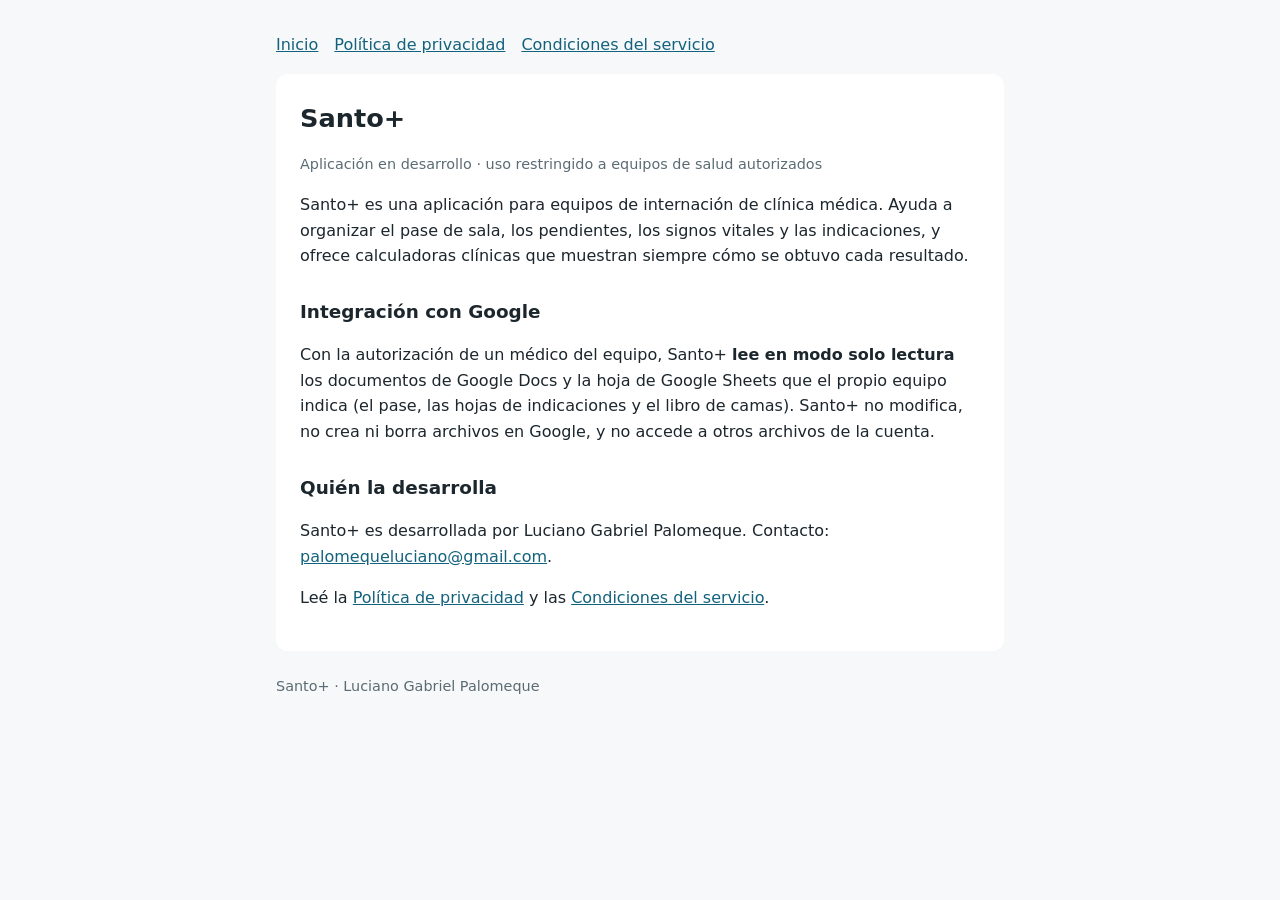
<file: index.html>
<!doctype html>
<html lang="es">
<head>
<meta charset="utf-8">
<meta name="viewport" content="width=device-width, initial-scale=1">
<title>Santo+</title>
<meta name="description" content="Santo+: herramienta para equipos de internación de clínica médica.">
<link rel="stylesheet" href="estilo.css">
</head>
<body>
<main>
<nav><a href="index.html">Inicio</a><a href="privacidad.html">Política de privacidad</a><a href="terminos.html">Condiciones del servicio</a></nav>
<article>
<h1>Santo+</h1>
<p class="fecha">Aplicación en desarrollo · uso restringido a equipos de salud autorizados</p>

<p>Santo+ es una aplicación para equipos de internación de clínica médica. Ayuda a organizar el
pase de sala, los pendientes, los signos vitales y las indicaciones, y ofrece calculadoras clínicas
que muestran siempre cómo se obtuvo cada resultado.</p>

<h2>Integración con Google</h2>
<p>Con la autorización de un médico del equipo, Santo+ <strong>lee en modo solo lectura</strong> los
documentos de Google Docs y la hoja de Google Sheets que el propio equipo indica (el pase, las hojas
de indicaciones y el libro de camas). Santo+ no modifica, no crea ni borra archivos en Google, y no
accede a otros archivos de la cuenta.</p>

<h2>Quién la desarrolla</h2>
<p>Santo+ es desarrollada por Luciano Gabriel Palomeque. Contacto:
<a href="mailto:palomequeluciano@gmail.com">palomequeluciano@gmail.com</a>.</p>

<p>Leé la <a href="privacidad.html">Política de privacidad</a> y las
<a href="terminos.html">Condiciones del servicio</a>.</p>
</article>
<footer>Santo+ · Luciano Gabriel Palomeque</footer>
</main>
</body>
</html>
</file>
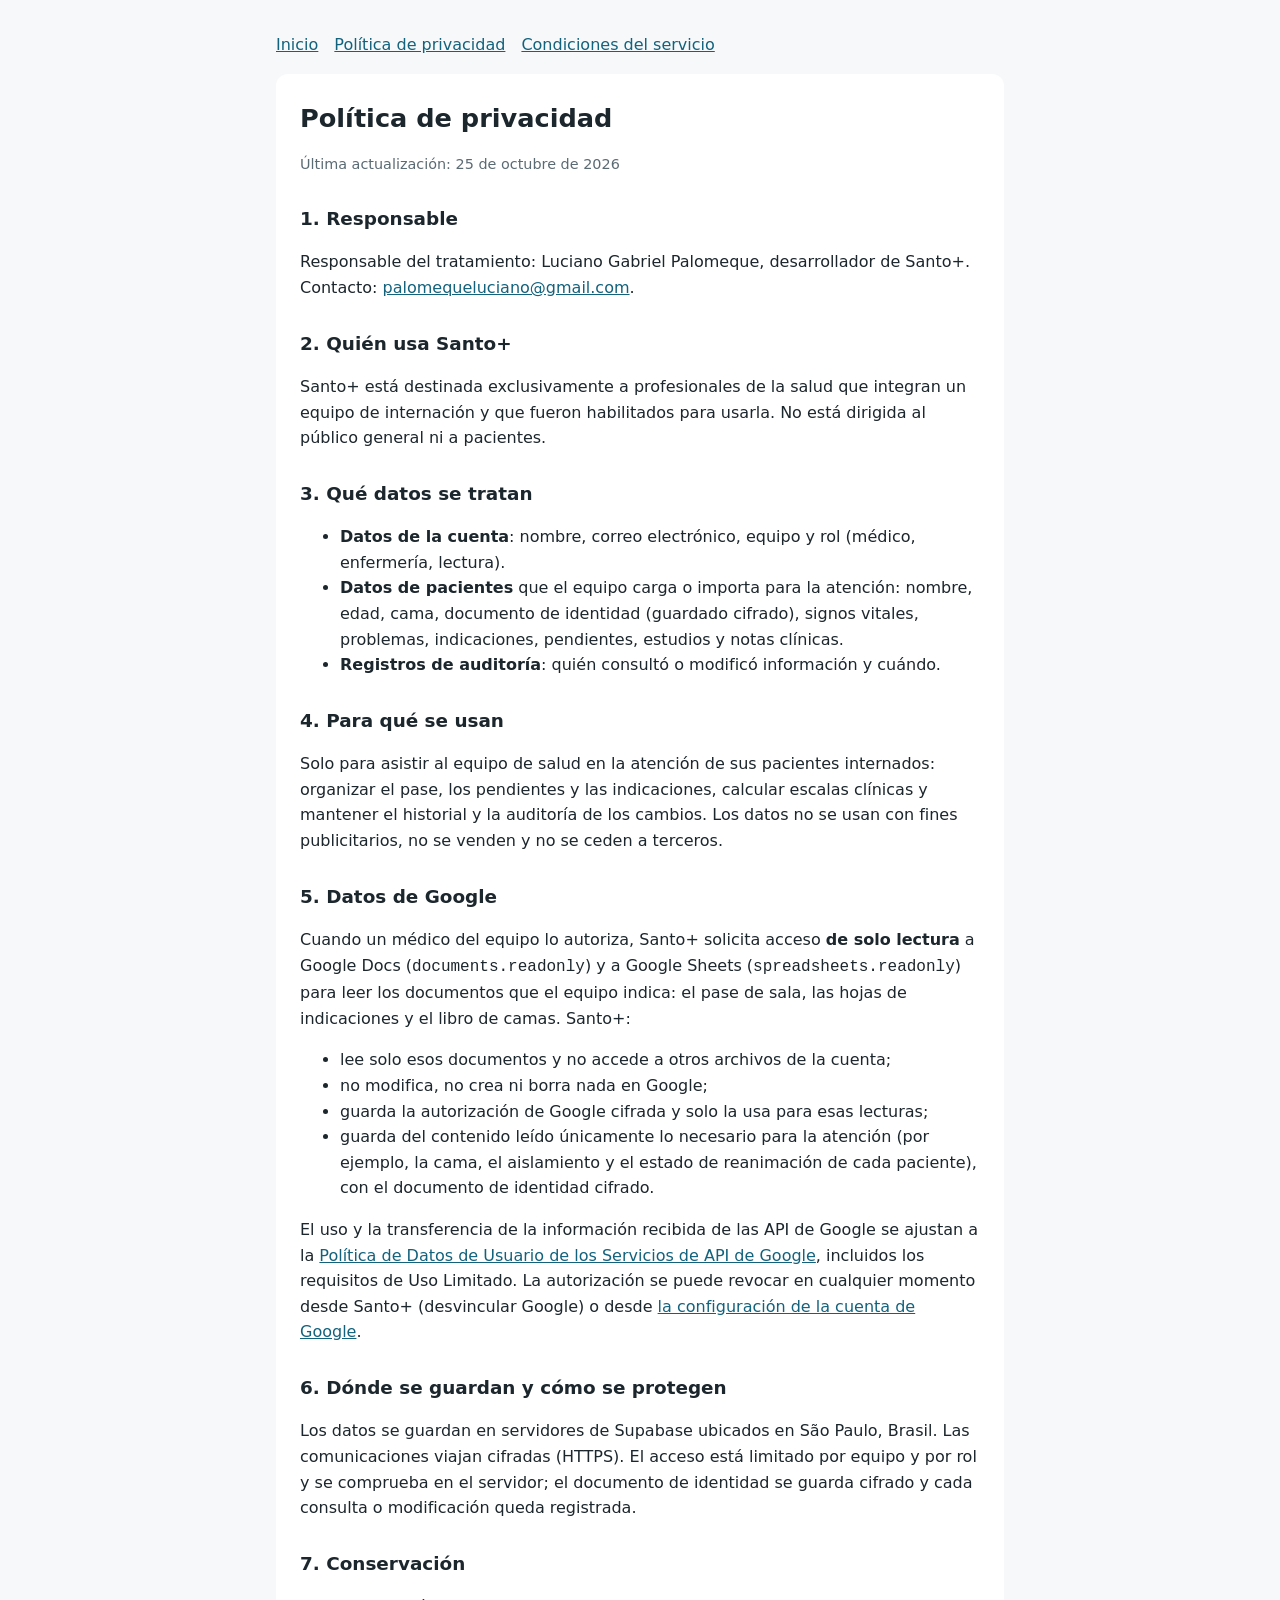
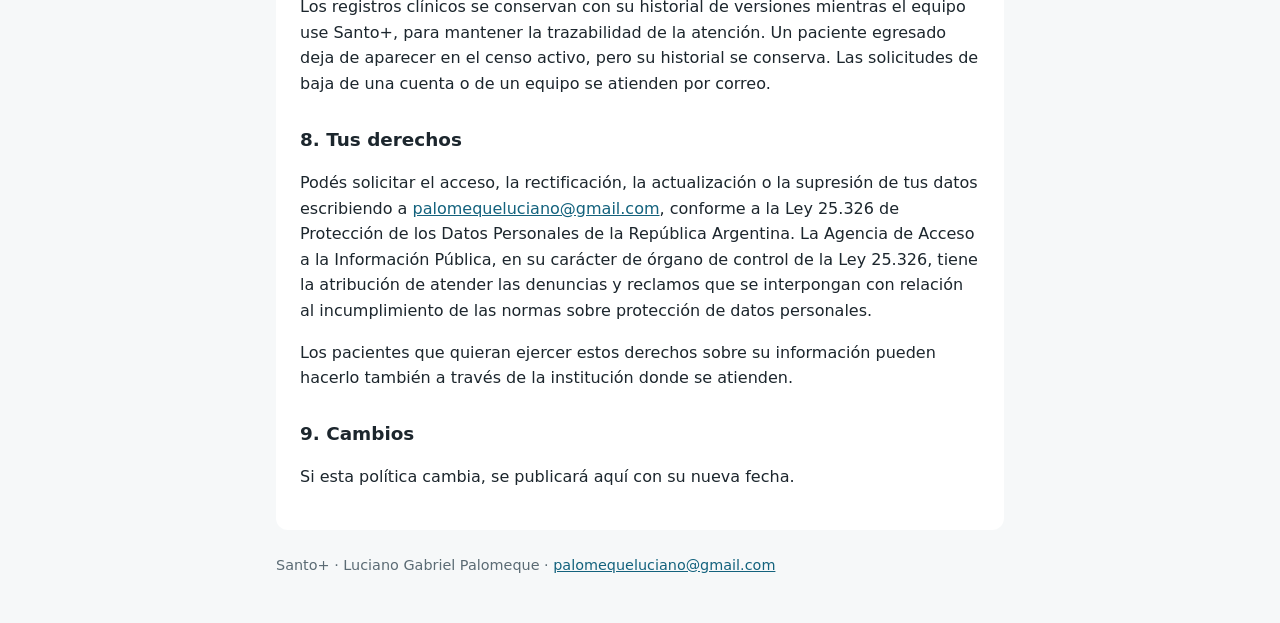
<file: privacidad.html>
<!doctype html>
<html lang="es">
<head>
<meta charset="utf-8">
<meta name="viewport" content="width=device-width, initial-scale=1">
<title>Política de privacidad · Santo+</title>
<meta name="description" content="Qué datos trata Santo+, para qué, dónde se guardan y cómo ejercer tus derechos.">
<link rel="stylesheet" href="estilo.css">
</head>
<body>
<main>
<nav><a href="index.html">Inicio</a><a href="privacidad.html">Política de privacidad</a><a href="terminos.html">Condiciones del servicio</a></nav>
<article>
<h1>Política de privacidad</h1>
<p class="fecha">Última actualización: 25 de octubre de 2026</p>

<h2>1. Responsable</h2>
<p>Responsable del tratamiento: Luciano Gabriel Palomeque, desarrollador de Santo+.
Contacto: <a href="mailto:palomequeluciano@gmail.com">palomequeluciano@gmail.com</a>.</p>

<h2>2. Quién usa Santo+</h2>
<p>Santo+ está destinada exclusivamente a profesionales de la salud que integran un equipo de
internación y que fueron habilitados para usarla. No está dirigida al público general ni a pacientes.</p>

<h2>3. Qué datos se tratan</h2>
<ul>
<li><strong>Datos de la cuenta</strong>: nombre, correo electrónico, equipo y rol (médico, enfermería, lectura).</li>
<li><strong>Datos de pacientes</strong> que el equipo carga o importa para la atención: nombre, edad, cama,
documento de identidad (guardado cifrado), signos vitales, problemas, indicaciones, pendientes,
estudios y notas clínicas.</li>
<li><strong>Registros de auditoría</strong>: quién consultó o modificó información y cuándo.</li>
</ul>

<h2>4. Para qué se usan</h2>
<p>Solo para asistir al equipo de salud en la atención de sus pacientes internados: organizar el pase,
los pendientes y las indicaciones, calcular escalas clínicas y mantener el historial y la auditoría de los
cambios. Los datos no se usan con fines publicitarios, no se venden y no se ceden a terceros.</p>

<h2>5. Datos de Google</h2>
<p>Cuando un médico del equipo lo autoriza, Santo+ solicita acceso <strong>de solo lectura</strong> a
Google Docs (<code>documents.readonly</code>) y a Google Sheets (<code>spreadsheets.readonly</code>)
para leer los documentos que el equipo indica: el pase de sala, las hojas de indicaciones y el libro de
camas. Santo+:</p>
<ul>
<li>lee solo esos documentos y no accede a otros archivos de la cuenta;</li>
<li>no modifica, no crea ni borra nada en Google;</li>
<li>guarda la autorización de Google cifrada y solo la usa para esas lecturas;</li>
<li>guarda del contenido leído únicamente lo necesario para la atención (por ejemplo, la cama, el
aislamiento y el estado de reanimación de cada paciente), con el documento de identidad cifrado.</li>
</ul>
<p>El uso y la transferencia de la información recibida de las API de Google se ajustan a la
<a href="https://developers.google.com/terms/api-services-user-data-policy">Política de Datos de Usuario
de los Servicios de API de Google</a>, incluidos los requisitos de Uso Limitado. La autorización se puede
revocar en cualquier momento desde Santo+ (desvincular Google) o desde
<a href="https://myaccount.google.com/permissions">la configuración de la cuenta de Google</a>.</p>

<h2>6. Dónde se guardan y cómo se protegen</h2>
<p>Los datos se guardan en servidores de Supabase ubicados en São Paulo, Brasil. Las comunicaciones
viajan cifradas (HTTPS). El acceso está limitado por equipo y por rol y se comprueba en el servidor; el
documento de identidad se guarda cifrado y cada consulta o modificación queda registrada.</p>

<h2>7. Conservación</h2>
<p>Los registros clínicos se conservan con su historial de versiones mientras el equipo use Santo+, para
mantener la trazabilidad de la atención. Un paciente egresado deja de aparecer en el censo activo, pero
su historial se conserva. Las solicitudes de baja de una cuenta o de un equipo se atienden por correo.</p>

<h2>8. Tus derechos</h2>
<p>Podés solicitar el acceso, la rectificación, la actualización o la supresión de tus datos escribiendo a
<a href="mailto:palomequeluciano@gmail.com">palomequeluciano@gmail.com</a>, conforme a la Ley 25.326
de Protección de los Datos Personales de la República Argentina. La Agencia de Acceso a la Información
Pública, en su carácter de órgano de control de la Ley 25.326, tiene la atribución de atender las
denuncias y reclamos que se interpongan con relación al incumplimiento de las normas sobre protección
de datos personales.</p>
<p>Los pacientes que quieran ejercer estos derechos sobre su información pueden hacerlo también a través
de la institución donde se atienden.</p>

<h2>9. Cambios</h2>
<p>Si esta política cambia, se publicará aquí con su nueva fecha.</p>
</article>
<footer>Santo+ · Luciano Gabriel Palomeque · <a href="mailto:palomequeluciano@gmail.com">palomequeluciano@gmail.com</a></footer>
</main>
</body>
</html>
</file>
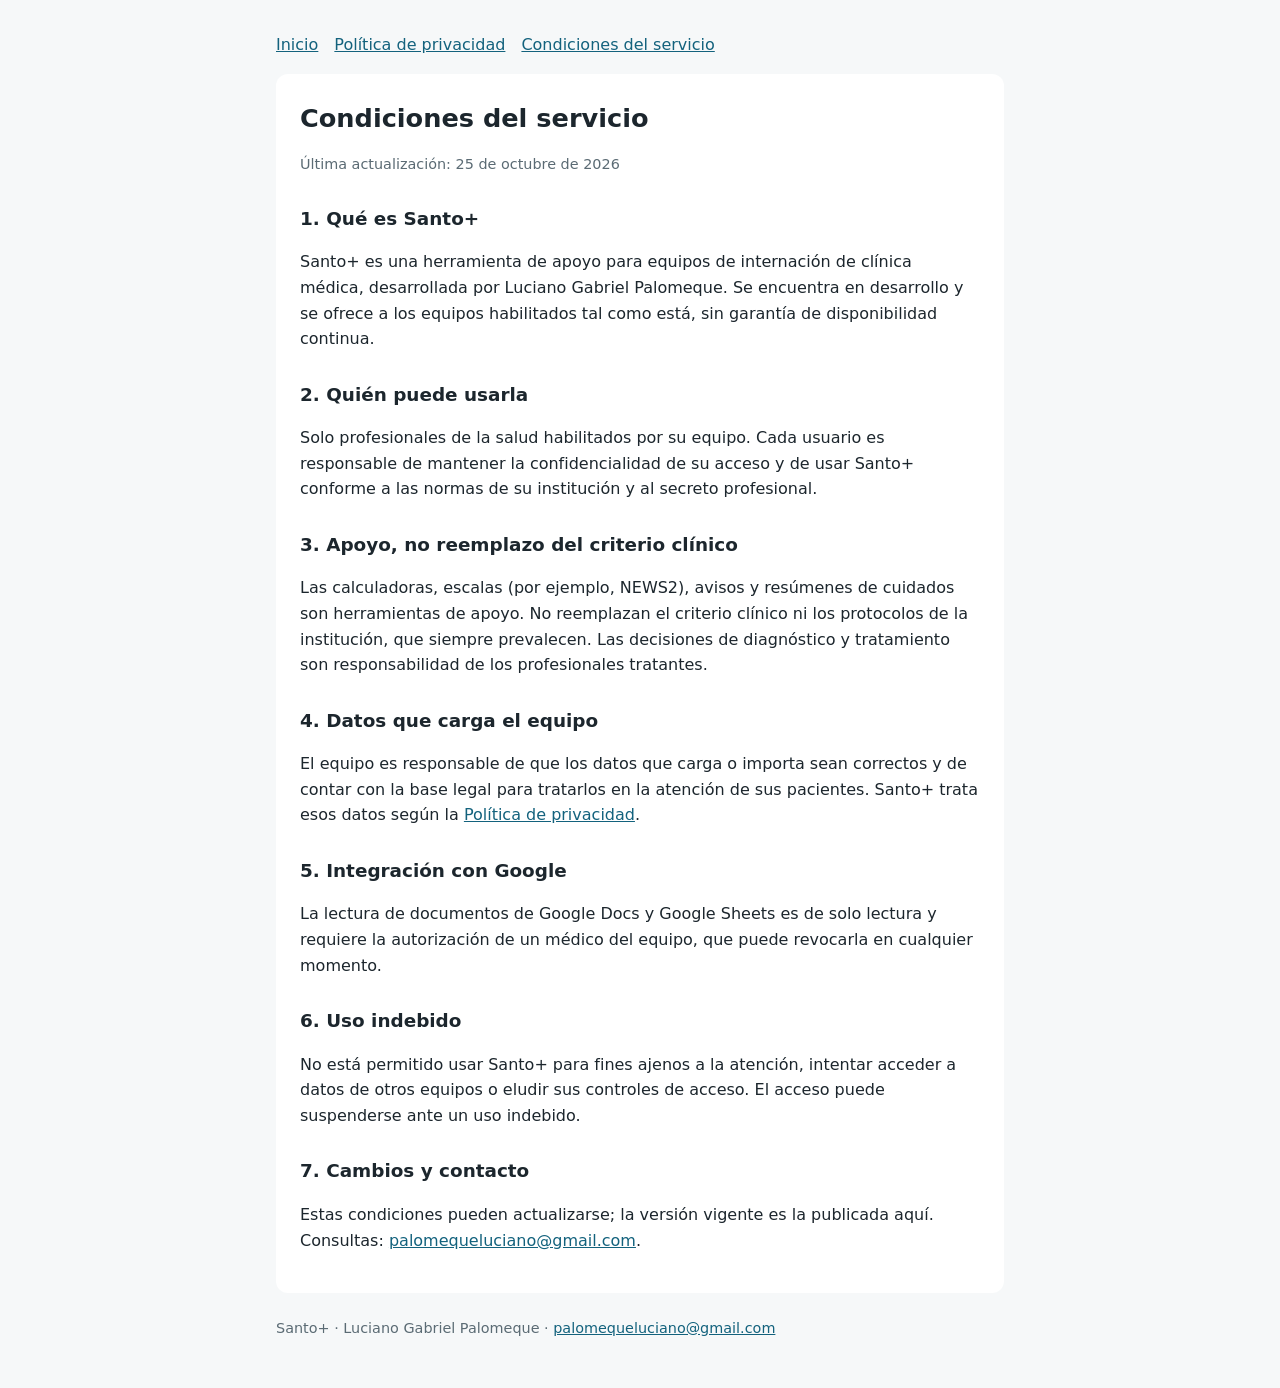
<file: terminos.html>
<!doctype html>
<html lang="es">
<head>
<meta charset="utf-8">
<meta name="viewport" content="width=device-width, initial-scale=1">
<title>Condiciones del servicio · Santo+</title>
<meta name="description" content="Condiciones de uso de Santo+ para equipos de salud.">
<link rel="stylesheet" href="estilo.css">
</head>
<body>
<main>
<nav><a href="index.html">Inicio</a><a href="privacidad.html">Política de privacidad</a><a href="terminos.html">Condiciones del servicio</a></nav>
<article>
<h1>Condiciones del servicio</h1>
<p class="fecha">Última actualización: 25 de octubre de 2026</p>

<h2>1. Qué es Santo+</h2>
<p>Santo+ es una herramienta de apoyo para equipos de internación de clínica médica, desarrollada por
Luciano Gabriel Palomeque. Se encuentra en desarrollo y se ofrece a los equipos habilitados tal como
está, sin garantía de disponibilidad continua.</p>

<h2>2. Quién puede usarla</h2>
<p>Solo profesionales de la salud habilitados por su equipo. Cada usuario es responsable de mantener la
confidencialidad de su acceso y de usar Santo+ conforme a las normas de su institución y al secreto
profesional.</p>

<h2>3. Apoyo, no reemplazo del criterio clínico</h2>
<p>Las calculadoras, escalas (por ejemplo, NEWS2), avisos y resúmenes de cuidados son herramientas de
apoyo. No reemplazan el criterio clínico ni los protocolos de la institución, que siempre prevalecen.
Las decisiones de diagnóstico y tratamiento son responsabilidad de los profesionales tratantes.</p>

<h2>4. Datos que carga el equipo</h2>
<p>El equipo es responsable de que los datos que carga o importa sean correctos y de contar con la base
legal para tratarlos en la atención de sus pacientes. Santo+ trata esos datos según la
<a href="privacidad.html">Política de privacidad</a>.</p>

<h2>5. Integración con Google</h2>
<p>La lectura de documentos de Google Docs y Google Sheets es de solo lectura y requiere la autorización
de un médico del equipo, que puede revocarla en cualquier momento.</p>

<h2>6. Uso indebido</h2>
<p>No está permitido usar Santo+ para fines ajenos a la atención, intentar acceder a datos de otros
equipos o eludir sus controles de acceso. El acceso puede suspenderse ante un uso indebido.</p>

<h2>7. Cambios y contacto</h2>
<p>Estas condiciones pueden actualizarse; la versión vigente es la publicada aquí. Consultas:
<a href="mailto:palomequeluciano@gmail.com">palomequeluciano@gmail.com</a>.</p>
</article>
<footer>Santo+ · Luciano Gabriel Palomeque · <a href="mailto:palomequeluciano@gmail.com">palomequeluciano@gmail.com</a></footer>
</main>
</body>
</html>
</file>
<file: estilo.css>
:root { color-scheme: light dark; --texto: #1c262d; --fondo: #f6f8f9; --tarjeta: #ffffff; --acento: #13627d; --suave: #5b6b74; }
@media (prefers-color-scheme: dark) { :root { --texto: #e6edf1; --fondo: #10171c; --tarjeta: #1c262d; --acento: #89d5ed; --suave: #a3b3bb; } }
* { box-sizing: border-box; }
body { margin: 0; background: var(--fondo); color: var(--texto); font: 16px/1.6 system-ui, -apple-system, "Segoe UI", Roboto, sans-serif; }
main { max-width: 760px; margin: 0 auto; padding: 32px 16px 48px; }
article { background: var(--tarjeta); border-radius: 12px; padding: 24px; }
h1 { font-size: 1.6rem; margin: 0 0 4px; }
h2 { font-size: 1.15rem; margin: 28px 0 8px; }
a { color: var(--acento); }
.fecha, footer { color: var(--suave); font-size: .9rem; }
nav { margin-bottom: 16px; display: flex; gap: 16px; flex-wrap: wrap; }
footer { margin-top: 24px; }
</file>
